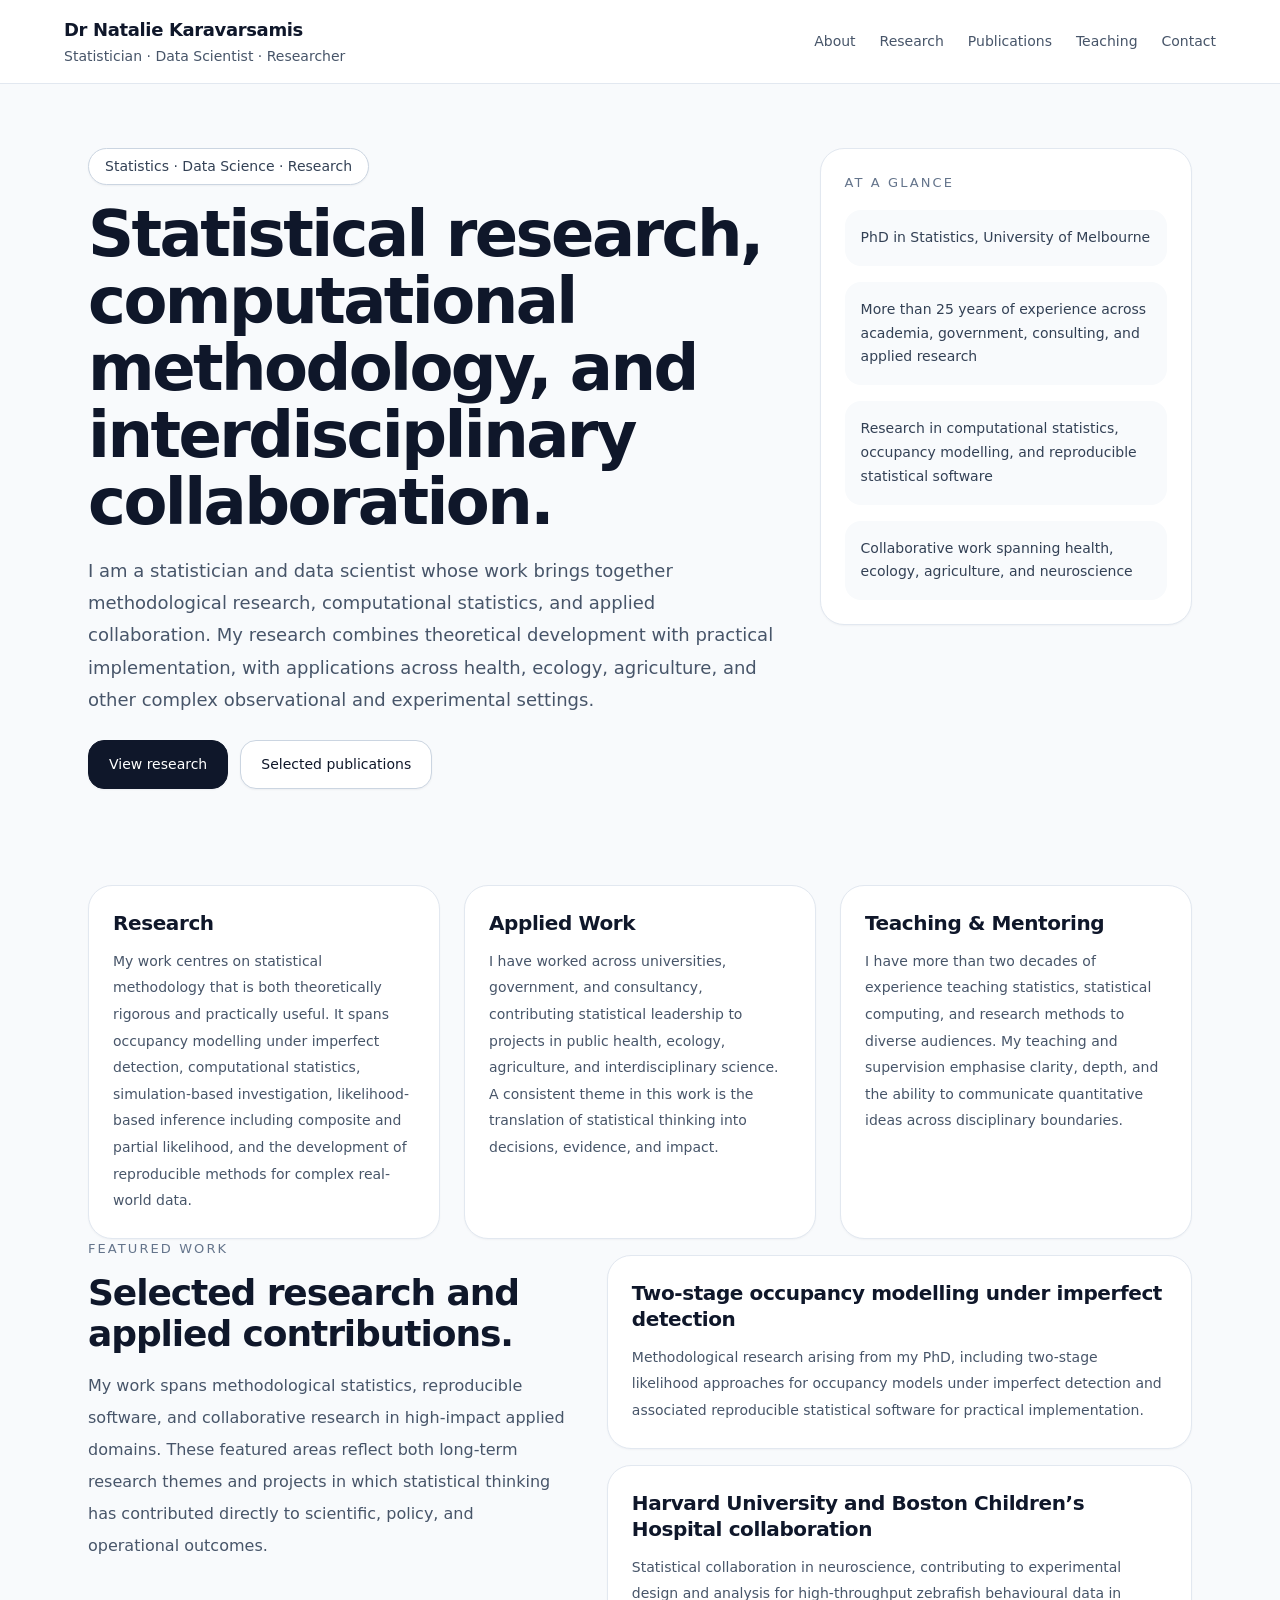
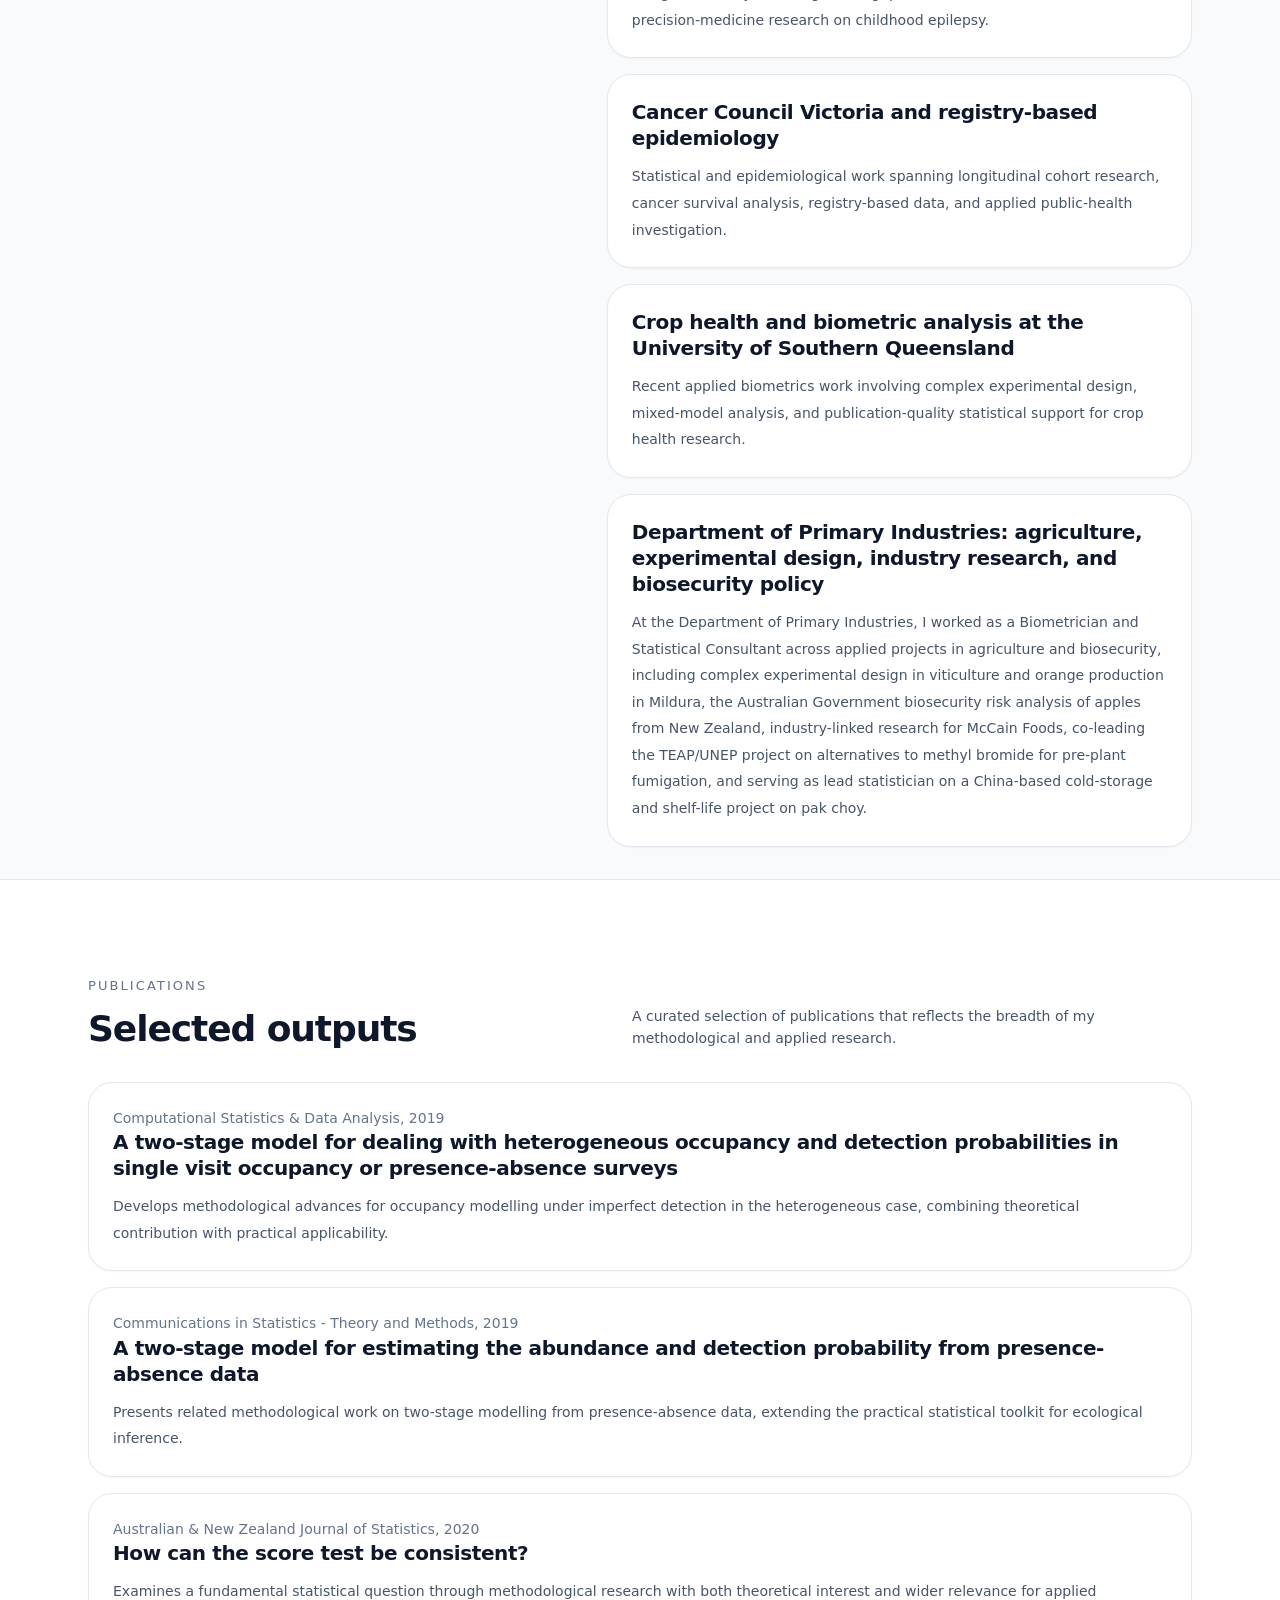
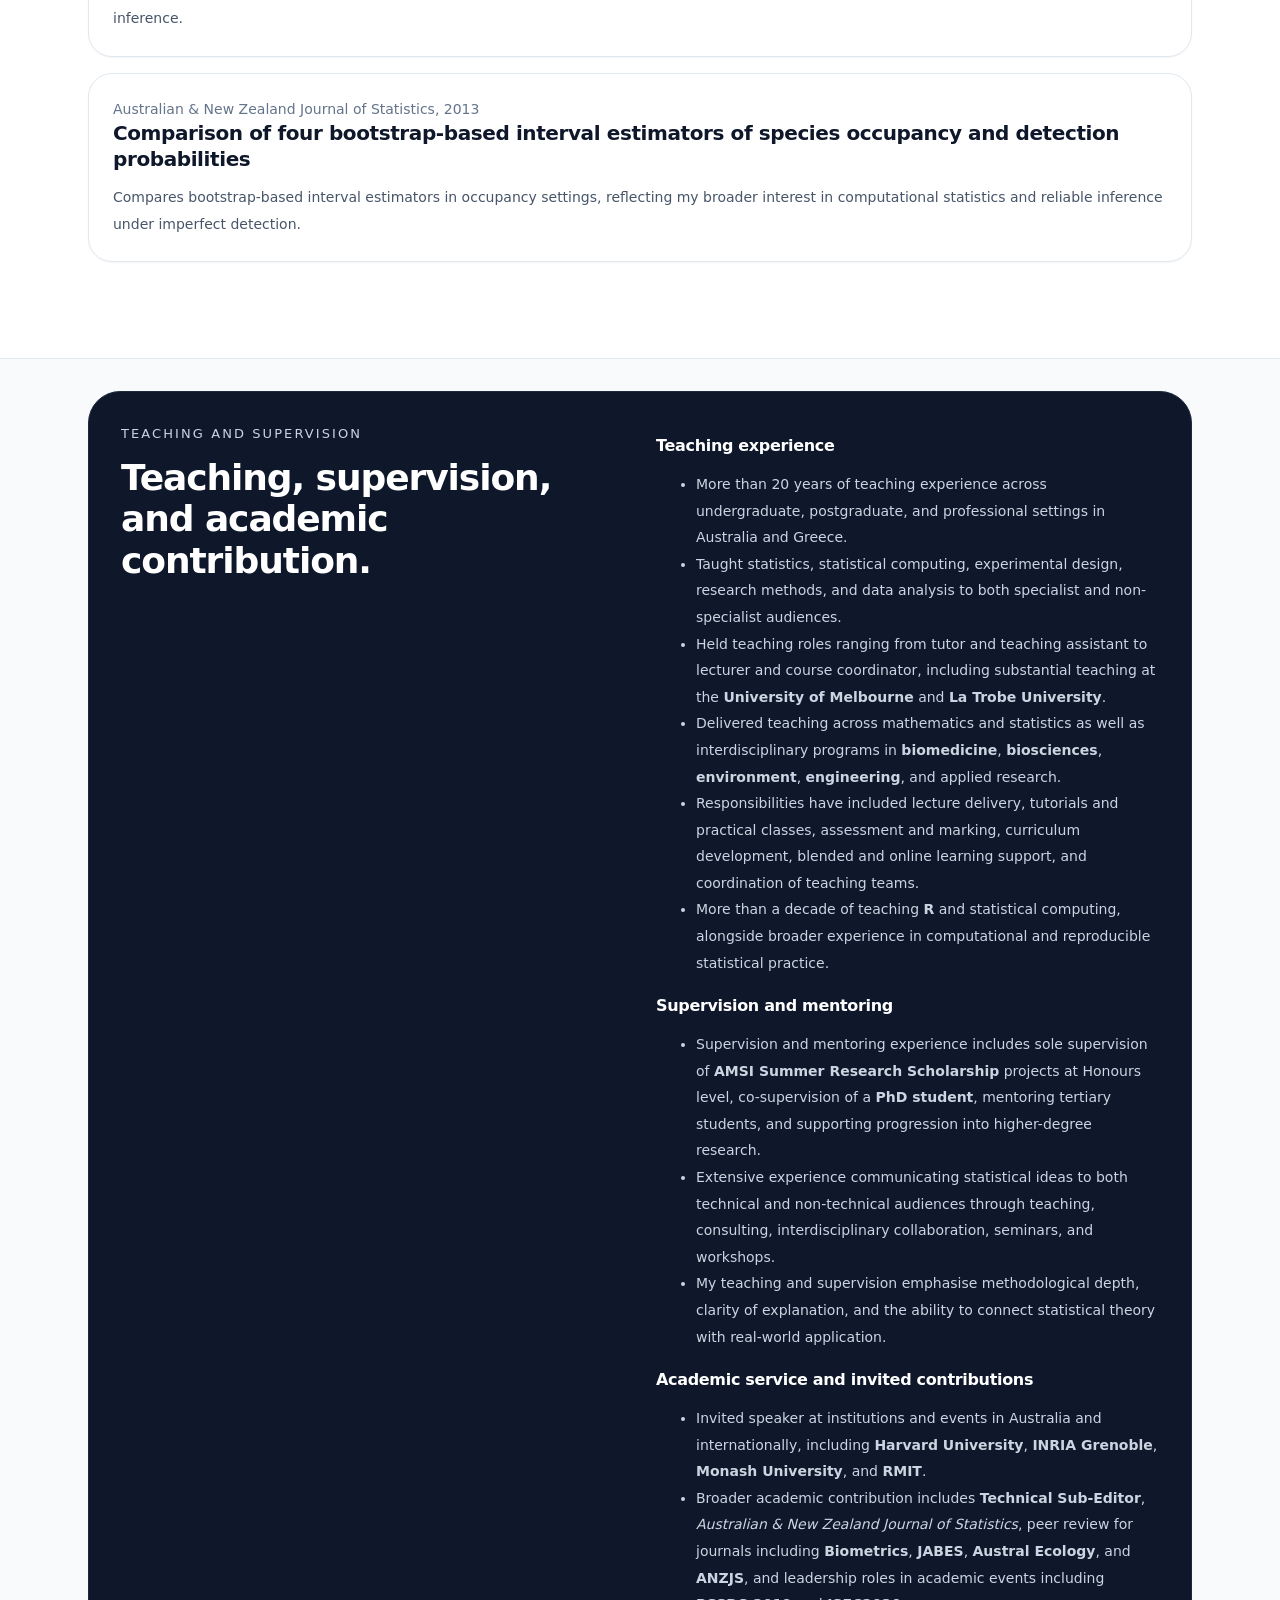
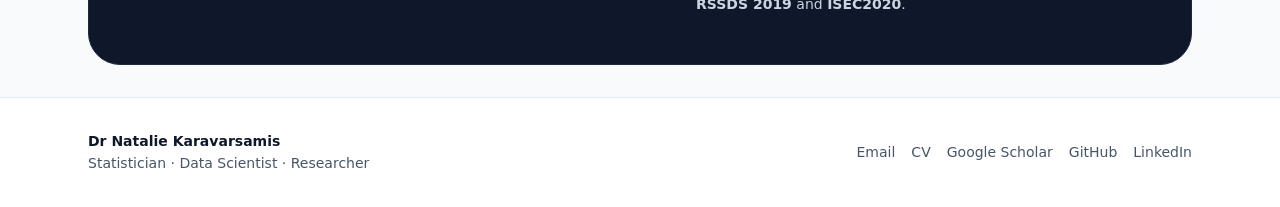
<file: index.html>
<!DOCTYPE html>
<html lang="en">
<head>
  <meta charset="UTF-8" />
  <meta name="viewport" content="width=device-width, initial-scale=1.0" />
  <title>Dr Natalie Karavarsamis</title>
  <style>
:root {
--bg: #f8fafc;
--panel: #ffffff;
--text: #0f172a;
--muted: #475569;
--line: #e2e8f0;
--soft: #f8fafc;
--dark: #0f172a;
--max: 1152px;
}
* { box-sizing: border-box; }
body {
margin: 0;
font-family: Inter, ui-sans-serif, system-ui, -apple-system, BlinkMacSystemFont, "Segoe UI", sans-serif;
background: var(--bg);
color: var(--text);
line-height: 1.6;
}
a { color: inherit; text-decoration: none; }
.container { max-width: var(--max); margin: 0 auto; padding: 0 24px; }
header {
border-bottom: 1px solid var(--line);
background: rgba(255,255,255,0.92);
backdrop-filter: blur(10px);
position: sticky;
top: 0;
}
.topbar {
display: flex;
align-items: center;
justify-content: space-between;
padding: 16px 0;
gap: 16px;
}
.name { font-size: 18px; font-weight: 600; letter-spacing: -0.02em; }
.sub { font-size: 14px; color: var(--muted); }
nav { display: flex; gap: 24px; font-size: 14px; color: var(--muted); }
.hero {
display: grid;
grid-template-columns: 1.3fr 0.7fr;
gap: 40px;
padding: 64px 24px 96px;
align-items: start;
}
.pill {
display: inline-flex;
padding: 6px 16px;
border: 1px solid #cbd5e1;
border-radius: 999px;
background: white;
color: #334155;
box-shadow: 0 1px 2px rgba(15,23,42,0.05);
font-size: 14px;
}
h1 {
margin: 16px 0;
max-width: 860px;
font-size: clamp(40px, 7vw, 64px);
line-height: 1.05;
letter-spacing: -0.04em;
}
.lead {
max-width: 760px;
font-size: 18px;
line-height: 1.8;
color: #475569;
}
.buttons { display: flex; flex-wrap: wrap; gap: 12px; margin-top: 24px; }
.btn {
padding: 12px 20px;
border-radius: 16px;
font-size: 14px;
font-weight: 500;
border: 1px solid #cbd5e1;
background: white;
box-shadow: 0 1px 2px rgba(15,23,42,0.05);
}
.btn.primary { background: var(--dark); color: white; border-color: var(--dark); }
.card {
background: var(--panel);
border: 1px solid var(--line);
border-radius: 24px;
box-shadow: 0 1px 2px rgba(15,23,42,0.04);
}
.glance { padding: 24px; }
.eyebrow {
font-size: 13px;
color: #64748b;
text-transform: uppercase;
letter-spacing: 0.16em;
font-weight: 500;
}
.stack { display: grid; gap: 16px; margin-top: 16px; }
.glance-item {
background: var(--soft);
border-radius: 16px;
padding: 16px;
color: #334155;
font-size: 14px;
line-height: 1.7;
}
section { padding: 32px 0; }
.three-col {
display: grid;
grid-template-columns: repeat(3, 1fr);
gap: 24px;
}
.section-card, .feature-card, .pub-card { padding: 24px; }
h2 {
margin: 12px 0 0;
font-size: 36px;
line-height: 1.15;
letter-spacing: -0.03em;
}
h3 {
margin: 0;
font-size: 20px;
line-height: 1.3;
letter-spacing: -0.02em;
}
.section-card h3 { font-size: 20px; }
.text { margin-top: 12px; font-size: 14px; line-height: 1.9; color: var(--muted); }
.feature-grid {
display: grid;
grid-template-columns: 0.9fr 1.1fr;
gap: 40px;
align-items: start;
}
.intro {
margin-top: 16px;
font-size: 16px;
line-height: 2;
color: var(--muted);
}
.pub-wrap {
border-top: 1px solid var(--line);
border-bottom: 1px solid var(--line);
background: white;
margin-top: 32px;
margin-bottom: 32px;
}
.pub-header {
display: flex;
justify-content: space-between;
align-items: end;
gap: 16px;
flex-wrap: wrap;
}
.pub-note { max-width: 560px; font-size: 14px; color: var(--muted); }
.meta { font-size: 14px; color: #64748b; }
.dark {
background: var(--dark);
color: white;
border: 1px solid #1e293b;
border-radius: 32px;
padding: 32px;
}
.dark .eyebrow, .dark .text { color: #cbd5e1; }
.two-col {
display: grid;
grid-template-columns: 1fr 1fr;
gap: 32px;
align-items: start;
}
footer {
border-top: 1px solid var(--line);
background: white;
margin-top: 32px;
}
.footer {
display: flex;
justify-content: space-between;
align-items: center;
gap: 16px;
flex-wrap: wrap;
padding: 32px 24px;
color: var(--muted);
font-size: 14px;
}
.footer strong { color: var(--text); }
.links { display: flex; flex-wrap: wrap; gap: 16px; }
@media (max-width: 900px) {
.hero, .three-col, .feature-grid, .two-col { grid-template-columns: 1fr; }
nav { display: none; }
h1 { font-size: 42px; }
h2 { font-size: 30px; }
}
</style>
</head>
<body>
  <header>
    <div class="container topbar">
      <div>
        <div class="name">Dr Natalie Karavarsamis</div>
        <div class="sub">Statistician · Data Scientist · Researcher</div>
      </div>
      <nav>
        <a href="#about">About</a>
        <a href="#research">Research</a>
        <a href="#publications">Publications</a>
        <a href="#teaching">Teaching</a>
        <a href="#contact">Contact</a>
      </nav>
    </div>
  </header>

  <main>
    <section class="container hero">
      <div>
        <div class="pill">Statistics · Data Science · Research</div>
        <h1>Statistical research, computational methodology, and interdisciplinary collaboration.</h1>
        <p class="lead">I am a statistician and data scientist whose work brings together methodological research, computational statistics, and applied collaboration. My research combines theoretical development with practical implementation, with applications across health, ecology, agriculture, and other complex observational and experimental settings.</p>
        <div class="buttons">
          <a class="btn primary" href="#research">View research</a>
          <a class="btn" href="#publications">Selected publications</a>
        </div>
      </div>
      <aside class="card glance">
        <div class="eyebrow">At a glance</div>
        <div class="stack">
          <div class="glance-item">PhD in Statistics, University of Melbourne</div>
          <div class="glance-item">More than 25 years of experience across academia, government, consulting, and applied research</div>
          <div class="glance-item">Research in computational statistics, occupancy modelling, and reproducible statistical software</div>
          <div class="glance-item">Collaborative work spanning health, ecology, agriculture, and neuroscience</div>
        </div>
      </aside>
    </section>

    <section id="about" class="container">
      <div class="three-col">
        <div class="card section-card">
          <h3>Research</h3>
          <div class="text">My work centres on statistical methodology that is both theoretically rigorous and practically useful. It spans occupancy modelling under imperfect detection, computational statistics, simulation-based investigation, likelihood-based inference including composite and partial likelihood, and the development of reproducible methods for complex real-world data.</div>
        </div>
        <div class="card section-card">
          <h3>Applied Work</h3>
          <div class="text">I have worked across universities, government, and consultancy, contributing statistical leadership to projects in public health, ecology, agriculture, and interdisciplinary science. A consistent theme in this work is the translation of statistical thinking into decisions, evidence, and impact.</div>
        </div>
        <div class="card section-card">
          <h3>Teaching &amp; Mentoring</h3>
          <div class="text">I have more than two decades of experience teaching statistics, statistical computing, and research methods to diverse audiences. My teaching and supervision emphasise clarity, depth, and the ability to communicate quantitative ideas across disciplinary boundaries.</div>
        </div>
      </div>
    </section>

    <section id="research" class="container">
      <div class="feature-grid">
        <div>
          <div class="eyebrow">Featured work</div>
          <h2>Selected research and applied contributions.</h2>
          <div class="intro">My work spans methodological statistics, reproducible software, and collaborative research in high-impact applied domains. These featured areas reflect both long-term research themes and projects in which statistical thinking has contributed directly to scientific, policy, and operational outcomes.</div>
        </div>
        <div class="stack">
          <div class="card feature-card">
            <h3>Two-stage occupancy modelling under imperfect detection</h3>
            <div class="text">Methodological research arising from my PhD, including two-stage likelihood approaches for occupancy models under imperfect detection and associated reproducible statistical software for practical implementation.</div>
          </div>
          <div class="card feature-card">
            <h3>Harvard University and Boston Children’s Hospital collaboration</h3>
            <div class="text">Statistical collaboration in neuroscience, contributing to experimental design and analysis for high-throughput zebrafish behavioural data in precision-medicine research on childhood epilepsy.</div>
          </div>
          <div class="card feature-card">
            <h3>Cancer Council Victoria and registry-based epidemiology</h3>
            <div class="text">Statistical and epidemiological work spanning longitudinal cohort research, cancer survival analysis, registry-based data, and applied public-health investigation.</div>
          </div>
          <div class="card feature-card">
            <h3>Crop health and biometric analysis at the University of Southern Queensland</h3>
            <div class="text">Recent applied biometrics work involving complex experimental design, mixed-model analysis, and publication-quality statistical support for crop health research.</div>
          </div>
          <div class="card feature-card">
  <h3>Department of Primary Industries: agriculture, experimental design, industry research, and biosecurity policy</h3>
  <div class="text">At the Department of Primary Industries, I worked as a Biometrician and Statistical Consultant across applied projects in agriculture and biosecurity, including complex experimental design in viticulture and orange production in Mildura, the Australian Government biosecurity risk analysis of apples from New Zealand, industry-linked research for McCain Foods, co-leading the TEAP/UNEP project on alternatives to methyl bromide for pre-plant fumigation, and serving as lead statistician on a China-based cold-storage and shelf-life project on pak choy.</div>
</div>        
</div>
      </div>
    </section>

    <section id="publications" class="pub-wrap">
      <div class="container" style="padding-top:64px; padding-bottom:64px;">
        <div class="pub-header">
          <div>
            <div class="eyebrow">Publications</div>
            <h2>Selected outputs</h2>
          </div>
          <div class="pub-note">A curated selection of publications that reflects the breadth of my methodological and applied research.</div>
        </div>
        <div class="stack" style="margin-top:32px;">
          <div class="card pub-card">
            <div class="meta">Computational Statistics &amp; Data Analysis, 2019</div>
            <h3>A two-stage model for dealing with heterogeneous occupancy and detection probabilities in single visit occupancy or presence-absence surveys</h3>
            <div class="text">Develops methodological advances for occupancy modelling under imperfect detection in the heterogeneous case, combining theoretical contribution with practical applicability.</div>
          </div>
          <div class="card pub-card">
            <div class="meta">Communications in Statistics - Theory and Methods, 2019</div>
            <h3>A two-stage model for estimating the abundance and detection probability from presence-absence data</h3>
            <div class="text">Presents related methodological work on two-stage modelling from presence-absence data, extending the practical statistical toolkit for ecological inference.</div>
          </div>
          <div class="card pub-card">
            <div class="meta">Australian &amp; New Zealand Journal of Statistics, 2020</div>
            <h3>How can the score test be consistent?</h3>
            <div class="text">Examines a fundamental statistical question through methodological research with both theoretical interest and wider relevance for applied inference.</div>
          </div>
          <div class="card pub-card">
            <div class="meta">Australian &amp; New Zealand Journal of Statistics, 2013</div>
            <h3>Comparison of four bootstrap-based interval estimators of species occupancy and detection probabilities</h3>
            <div class="text">Compares bootstrap-based interval estimators in occupancy settings, reflecting my broader interest in computational statistics and reliable inference under imperfect detection.</div>
          </div>
        </div>
      </div>
    </section>

    <section id="teaching" class="container">
      <div class="dark">
        <div class="two-col">
          <div>
            <div class="eyebrow">Teaching and supervision</div>
            <h2>Teaching, supervision, and academic contribution.</h2>
          </div>
          <div>
            <div class="text">
              <h3 style="font-size:16px; margin:0 0 8px; color:white;">Teaching experience</h3>
              <ul>
                <li>More than 20 years of teaching experience across undergraduate, postgraduate, and professional settings in Australia and Greece.</li>
                <li>Taught statistics, statistical computing, experimental design, research methods, and data analysis to both specialist and non-specialist audiences.</li>
                <li>Held teaching roles ranging from tutor and teaching assistant to lecturer and course coordinator, including substantial teaching at the <strong>University of Melbourne</strong> and <strong>La Trobe University</strong>.</li>
                <li>Delivered teaching across mathematics and statistics as well as interdisciplinary programs in <strong>biomedicine</strong>, <strong>biosciences</strong>, <strong>environment</strong>, <strong>engineering</strong>, and applied research.</li>
                <li>Responsibilities have included lecture delivery, tutorials and practical classes, assessment and marking, curriculum development, blended and online learning support, and coordination of teaching teams.</li>
                <li>More than a decade of teaching <strong>R</strong> and statistical computing, alongside broader experience in computational and reproducible statistical practice.</li>
              </ul>

              <h3 style="font-size:16px; margin:20px 0 8px; color:white;">Supervision and mentoring</h3>
              <ul>
                <li>Supervision and mentoring experience includes sole supervision of <strong>AMSI Summer Research Scholarship</strong> projects at Honours level, co-supervision of a <strong>PhD student</strong>, mentoring tertiary students, and supporting progression into higher-degree research.</li>
                <li>Extensive experience communicating statistical ideas to both technical and non-technical audiences through teaching, consulting, interdisciplinary collaboration, seminars, and workshops.</li>
                <li>My teaching and supervision emphasise methodological depth, clarity of explanation, and the ability to connect statistical theory with real-world application.</li>
              </ul>

              <h3 style="font-size:16px; margin:20px 0 8px; color:white;">Academic service and invited contributions</h3>
              <ul>
                <li>Invited speaker at institutions and events in Australia and internationally, including <strong>Harvard University</strong>, <strong>INRIA Grenoble</strong>, <strong>Monash University</strong>, and <strong>RMIT</strong>.</li>
                <li>Broader academic contribution includes <strong>Technical Sub-Editor</strong>, <em>Australian &amp; New Zealand Journal of Statistics</em>, peer review for journals including <strong>Biometrics</strong>, <strong>JABES</strong>, <strong>Austral Ecology</strong>, and <strong>ANZJS</strong>, and leadership roles in academic events including <strong>RSSDS 2019</strong> and <strong>ISEC2020</strong>.</li>
              </ul>
            </div>
          </div>
        </div>
      </div>
    </section>
  </main>

  <footer id="contact">
    <div class="container footer">
      <div>
        <strong>Dr Natalie Karavarsamis</strong><br />
        Statistician · Data Scientist · Researcher
      </div>
      <div class="links">
        <a href="mailto:natalie.karavarsamis@gmail.com">Email</a>
        <a href="N Karavarsamis CV.pdf">CV</a>
        <a href="#">Google Scholar</a>
        <a href="#">GitHub</a>
        <a href="#">LinkedIn</a>
      </div>
    </div>
  </footer>
</body>
</html>
</file>
